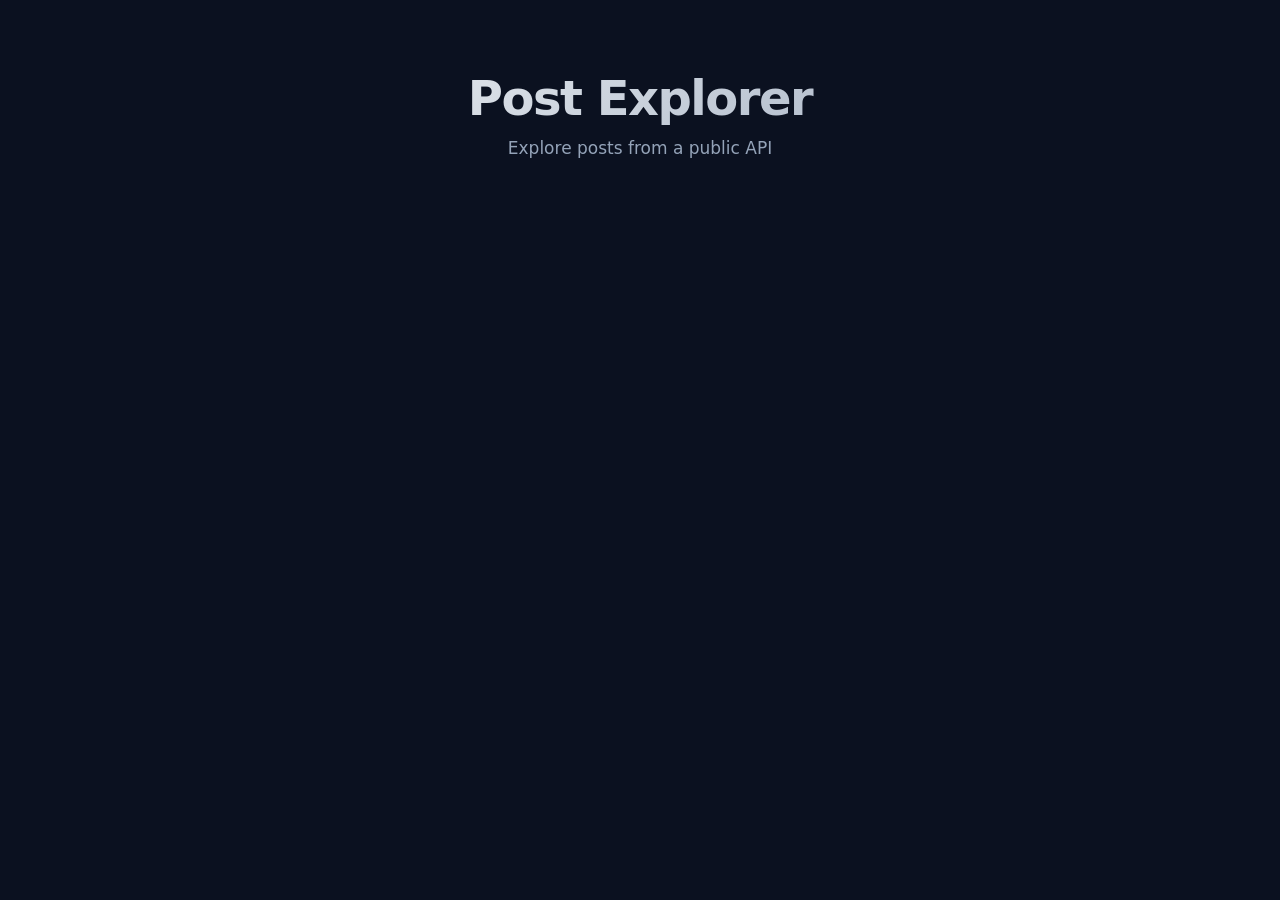
<file: API-handling/index.html>
<!DOCTYPE html>
<html lang="en">
<head>
    <meta charset="UTF-8">
    <meta name="viewport" content="width=device-width, initial-scale=1.0">

    <title>Post Explorer</title>

    <link rel="stylesheet" href="style.css">
</head>

<body>

    <main class="container">

        <header class="header">
            <h1>Post Explorer</h1>
            <p>Explore posts from a public API</p>
        </header>

        <section id="posts-container" class="posts-container">
            <!-- Posts will be inserted here later -->
        </section>

    </main>

    <script src="script2.js"></script>
</body>
</html>
</file>
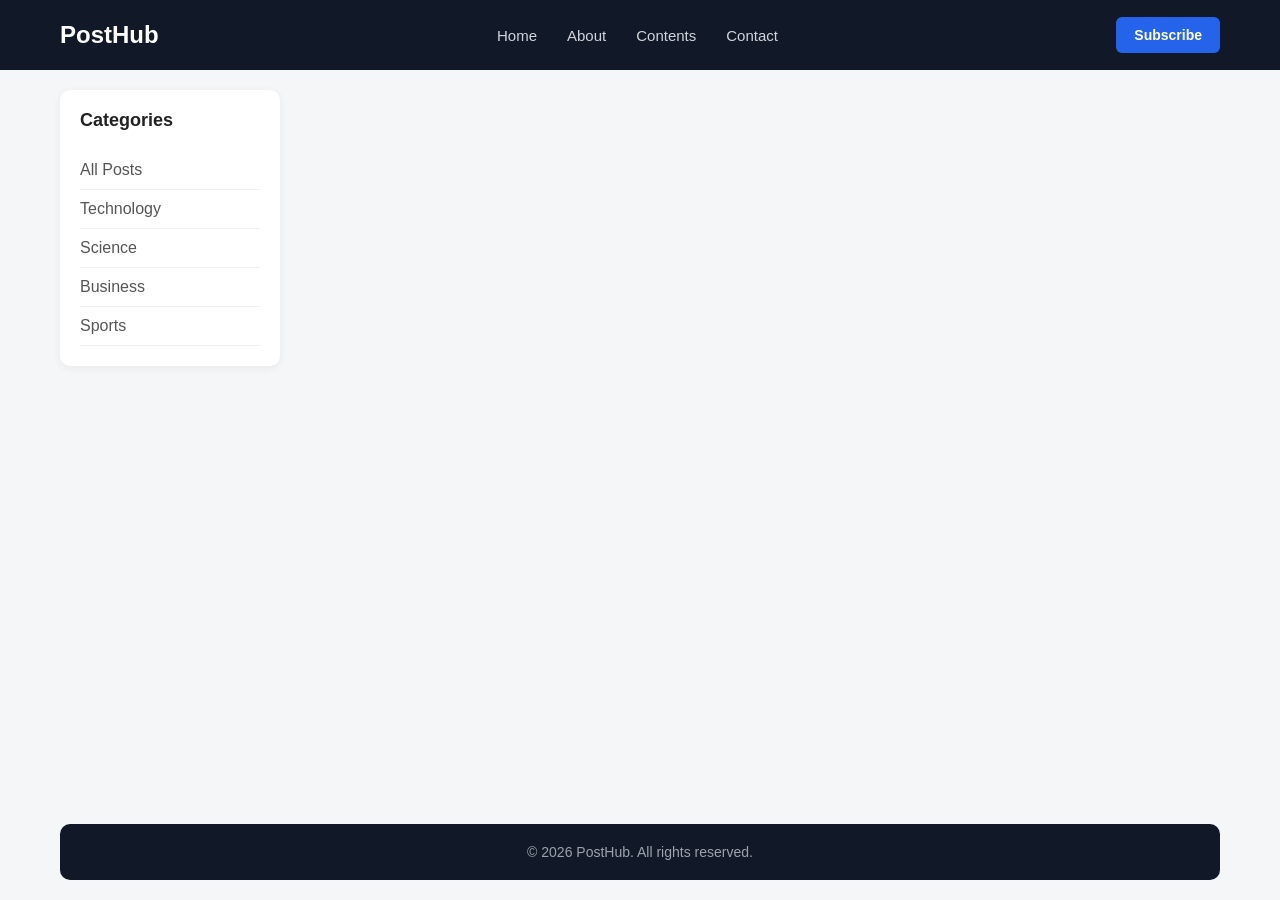
<file: API-handling3/index.html>
<!DOCTYPE html>
<html lang="en">

<head>
    <meta charset="UTF-8">
    <meta name="viewport" content="width=device-width, initial-scale=1.0">

    <title>Post Dashboard</title>

    <link rel="stylesheet" href="style.css">
</head>

<body>

    <!-- =========================
         HEADER
    ========================== -->

    <header class="header">

        <div class="header-container">

            <div class="logo">
                PostHub
            </div>

            <nav class="navbar">
                <a href="#">Home</a>
                <a href="#">About</a>
                <a href="#">Contents</a>
                <a href="#">Contact</a>
            </nav>

            <button class="subscribe">
                Subscribe
            </button>

        </div>

    </header>


    <!-- =========================
         MAIN
    ========================== -->

    <main class="main">

        <!-- Sidebar -->

        <aside class="aside">

            <h2>Categories</h2>

            <a href="#">All Posts</a>
            <a href="#">Technology</a>
            <a href="#">Science</a>
            <a href="#">Business</a>
            <a href="#">Sports</a>

        </aside>


        <!-- API-generated posts -->

        <section class="section">

            <!--
                JavaScript will generate
                post cards here.
            -->

        </section>


        <!-- Footer -->

        <footer class="footer">

            <p>
                © 2026 PostHub. All rights reserved.
            </p>

        </footer>

    </main>

    <script src="script2.js"></script>

</body>

</html>
</file>
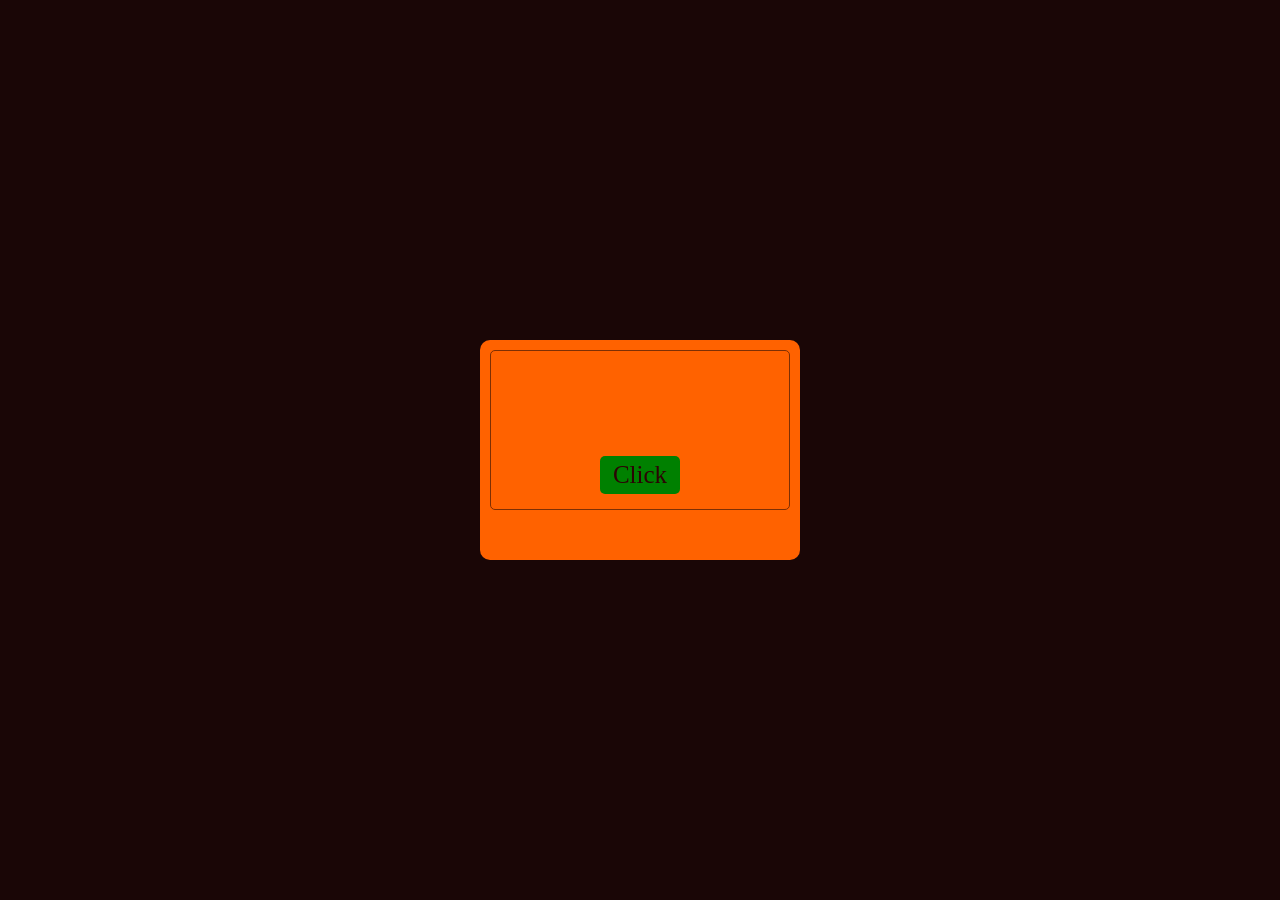
<file: async/index.html>
<!DOCTYPE html>
<html lang="en">
<head>
    <meta charset="UTF-8">
    <meta name="viewport" content="width=device-width, initial-scale=1.0">
    <title>Document</title>
    <link rel="stylesheet" href="style.css">
</head>
<body>
    <div class="screen">
        <div class="card">
            <div class="contents">
                <div class="text"></div>
                <div class="button">Click</div>
            </div>
        </div>
    </div>
</body>

<script src="./script.js"></script>
</html>
</file>
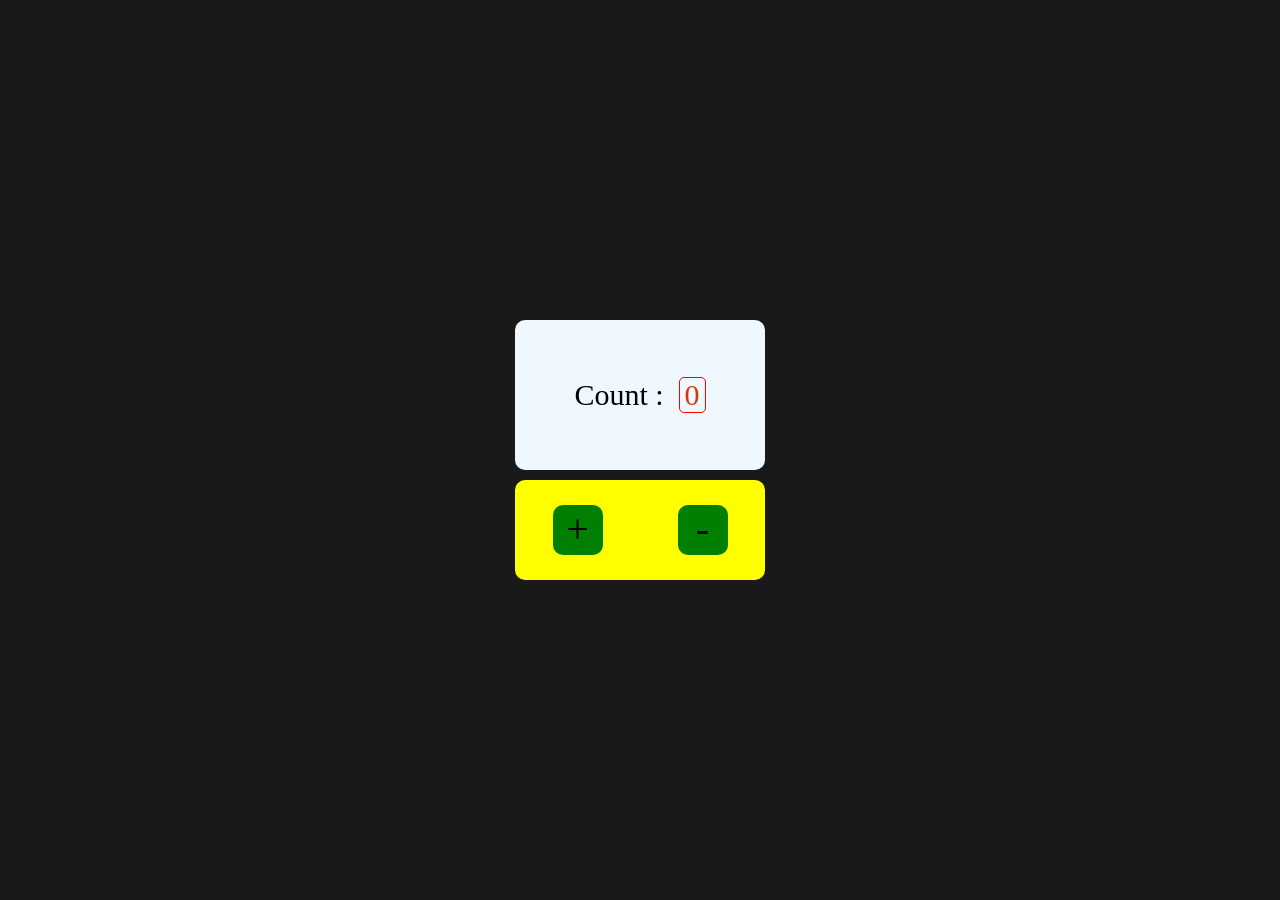
<file: DOM/index.html>
<!DOCTYPE html>
<html lang="en">
<head>
    <meta charset="UTF-8">
    <meta name="viewport" content="width=device-width, initial-scale=1.0">
    <title>Document</title>
    <link rel="stylesheet" href="style.css">
</head>
<body>
    <div class="mainDiv">
        <div class="card">
            <div class="output">
                <div>Count : </div>
                <div class="countValue">0</div>
            </div>

            <div class="controls">
                <div class="inc">+</div>
                <div class="dec">-</div>
            </div>

        </div>
    </div>

    <script src="./script.js"></script>
</body>
</html>
</file>
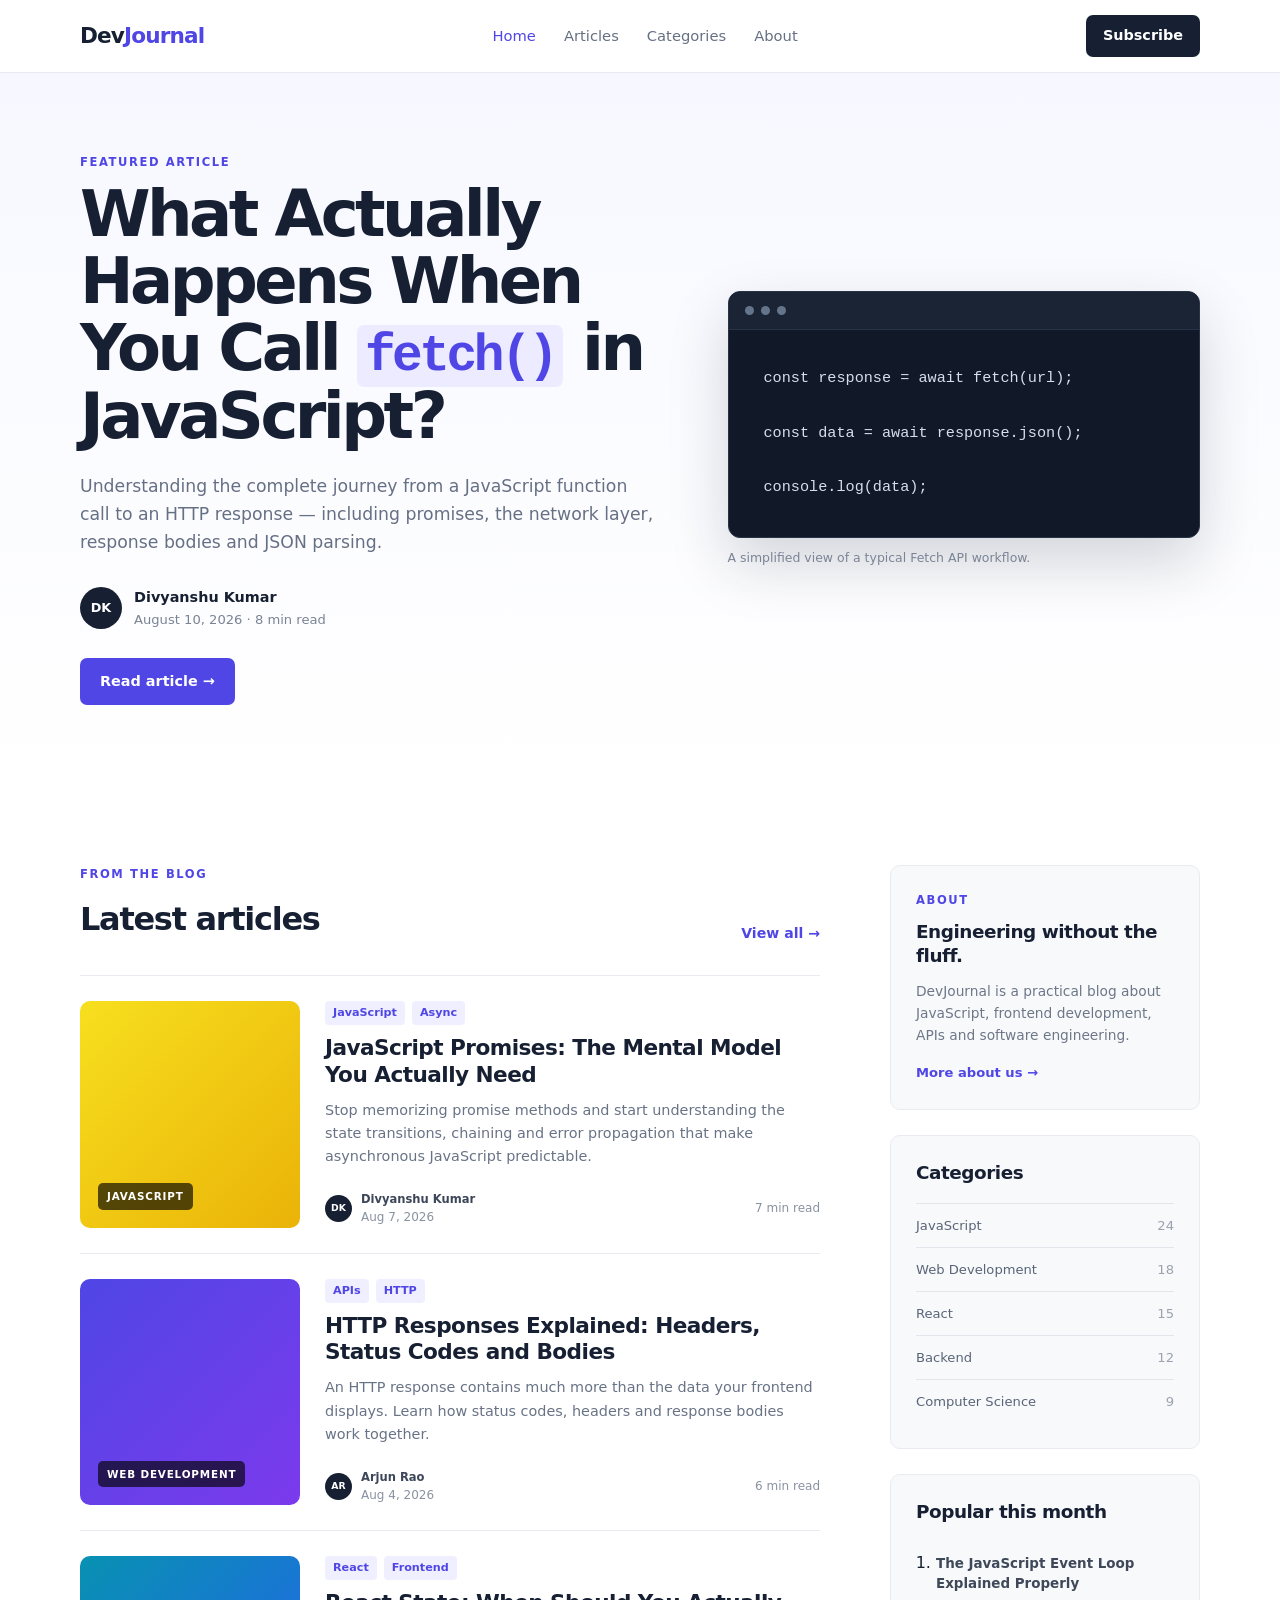
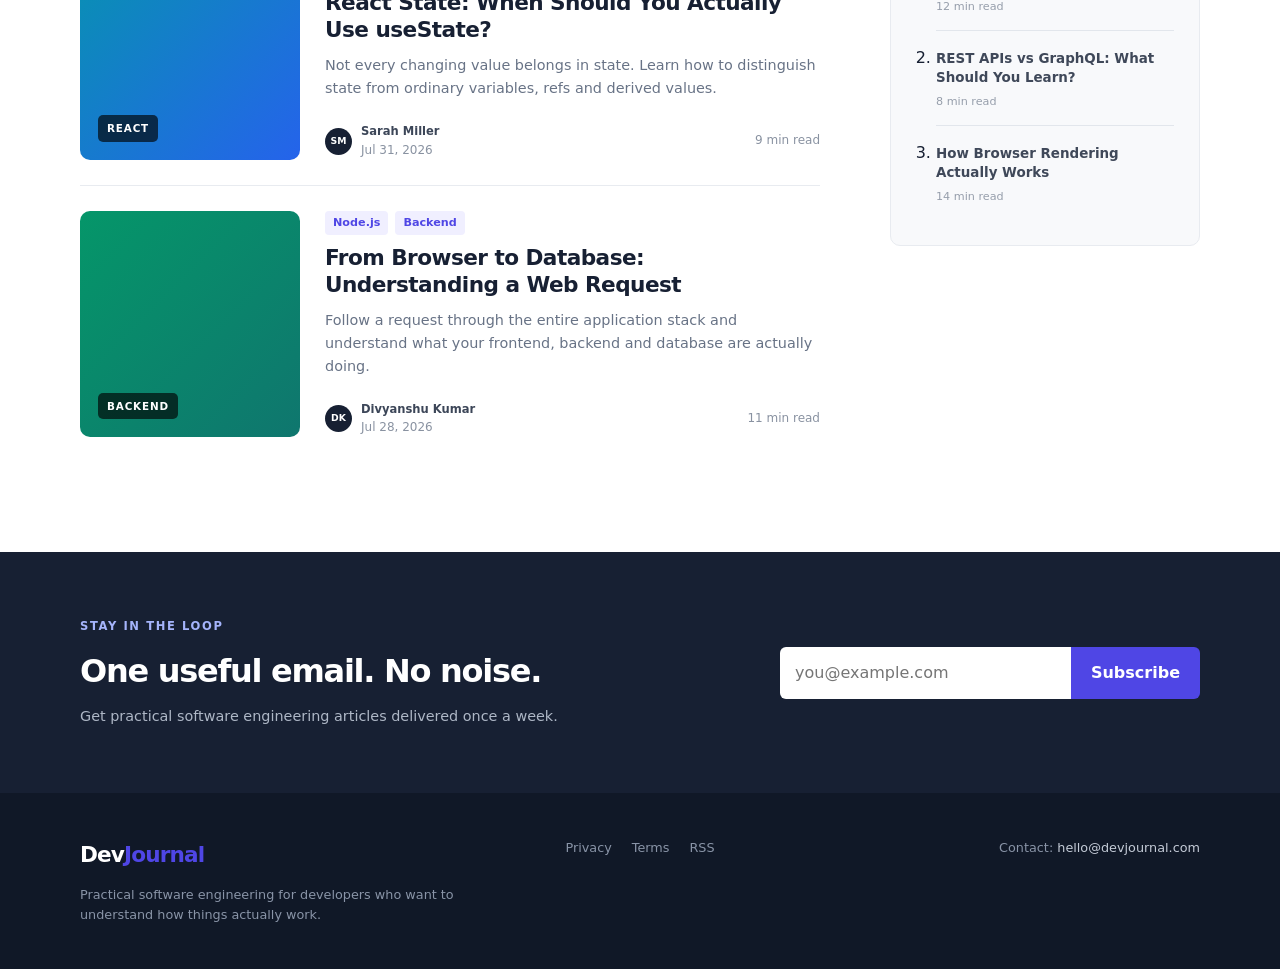
<file: semantic-HTML-tags/index.html>
<!DOCTYPE html>
<html lang="en">

<head>
    <meta charset="UTF-8">
    <meta name="viewport" content="width=device-width, initial-scale=1.0">

    <meta
        name="description"
        content="Practical articles about JavaScript, web development, APIs, React and software engineering."
    >

    <title>DevJournal — Practical Web Development</title>

    <link rel="stylesheet" href="style.css">
</head>


<body>

    <!-- =========================
         SITE HEADER
    ========================== -->

    <header class="site-header">

        <div class="container header-inner">

            <a href="/" class="logo">
                Dev<span>Journal</span>
            </a>


            <nav class="main-nav" aria-label="Main navigation">

                <a href="/" class="active">Home</a>
                <a href="#articles">Articles</a>
                <a href="#categories">Categories</a>
                <a href="#about">About</a>

            </nav>


            <a href="#newsletter" class="subscribe-button">
                Subscribe
            </a>

        </div>

    </header>



    <!-- =========================
         MAIN PAGE CONTENT
    ========================== -->

    <main>


        <!-- =========================
             HERO / FEATURED ARTICLE
        ========================== -->

        <section class="hero">

            <div class="container hero-grid">

                <div class="hero-content">

                    <p class="eyebrow">
                        FEATURED ARTICLE
                    </p>

                    <h1>
                        What Actually Happens When You Call
                        <code>fetch()</code> in JavaScript?
                    </h1>

                    <p class="hero-description">
                        Understanding the complete journey from a JavaScript
                        function call to an HTTP response — including promises,
                        the network layer, response bodies and JSON parsing.
                    </p>


                    <div class="article-meta">

                        <div class="author">

                            <div class="author-avatar">
                                DK
                            </div>

                            <div>
                                <strong>Divyanshu Kumar</strong>

                                <p>
                                    <time datetime="2026-08-10">
                                        August 10, 2026
                                    </time>
                                    · 8 min read
                                </p>
                            </div>

                        </div>

                    </div>


                    <a href="#" class="read-button">
                        Read article →
                    </a>

                </div>


                <figure class="hero-image">

                    <div class="code-window">

                        <div class="window-header">
                            <span></span>
                            <span></span>
                            <span></span>
                        </div>

                        <pre><code>const response = await fetch(url);

const data = await response.json();

console.log(data);</code></pre>

                    </div>

                    <figcaption>
                        A simplified view of a typical Fetch API workflow.
                    </figcaption>

                </figure>

            </div>

        </section>



        <!-- =========================
             CONTENT AREA
        ========================== -->

        <div class="container content-layout">


            <!-- =========================
                 PRIMARY CONTENT
            ========================== -->

            <div class="primary-content">


                <section id="articles" class="articles-section">

                    <div class="section-heading">

                        <div>
                            <p class="eyebrow">
                                FROM THE BLOG
                            </p>

                            <h2>
                                Latest articles
                            </h2>
                        </div>

                        <a href="#">
                            View all →
                        </a>

                    </div>



                    <!-- ARTICLE 1 -->

                    <article class="article-card">

                        <figure class="article-image javascript-image">

                            <span>JAVASCRIPT</span>

                        </figure>


                        <div class="article-card-content">

                            <div class="article-tags">

                                <span>JavaScript</span>
                                <span>Async</span>

                            </div>


                            <h3>
                                <a href="#">
                                    JavaScript Promises: The Mental Model
                                    You Actually Need
                                </a>
                            </h3>


                            <p>
                                Stop memorizing promise methods and start
                                understanding the state transitions, chaining
                                and error propagation that make asynchronous
                                JavaScript predictable.
                            </p>


                            <footer class="card-footer">

                                <div class="small-author">

                                    <div class="small-avatar">
                                        DK
                                    </div>

                                    <div>
                                        <strong>Divyanshu Kumar</strong>

                                        <time datetime="2026-08-07">
                                            Aug 7, 2026
                                        </time>
                                    </div>

                                </div>

                                <span>7 min read</span>

                            </footer>

                        </div>

                    </article>



                    <!-- ARTICLE 2 -->

                    <article class="article-card">

                        <figure class="article-image api-image">

                            <span>WEB DEVELOPMENT</span>

                        </figure>


                        <div class="article-card-content">

                            <div class="article-tags">

                                <span>APIs</span>
                                <span>HTTP</span>

                            </div>


                            <h3>
                                <a href="#">
                                    HTTP Responses Explained: Headers,
                                    Status Codes and Bodies
                                </a>
                            </h3>


                            <p>
                                An HTTP response contains much more than the
                                data your frontend displays. Learn how status
                                codes, headers and response bodies work together.
                            </p>


                            <footer class="card-footer">

                                <div class="small-author">

                                    <div class="small-avatar">
                                        AR
                                    </div>

                                    <div>
                                        <strong>Arjun Rao</strong>

                                        <time datetime="2026-08-04">
                                            Aug 4, 2026
                                        </time>
                                    </div>

                                </div>

                                <span>6 min read</span>

                            </footer>

                        </div>

                    </article>



                    <!-- ARTICLE 3 -->

                    <article class="article-card">

                        <figure class="article-image react-image">

                            <span>REACT</span>

                        </figure>


                        <div class="article-card-content">

                            <div class="article-tags">

                                <span>React</span>
                                <span>Frontend</span>

                            </div>


                            <h3>
                                <a href="#">
                                    React State: When Should You Actually
                                    Use useState?
                                </a>
                            </h3>


                            <p>
                                Not every changing value belongs in state.
                                Learn how to distinguish state from ordinary
                                variables, refs and derived values.
                            </p>


                            <footer class="card-footer">

                                <div class="small-author">

                                    <div class="small-avatar">
                                        SM
                                    </div>

                                    <div>
                                        <strong>Sarah Miller</strong>

                                        <time datetime="2026-07-31">
                                            Jul 31, 2026
                                        </time>
                                    </div>

                                </div>

                                <span>9 min read</span>

                            </footer>

                        </div>

                    </article>



                    <!-- ARTICLE 4 -->

                    <article class="article-card">

                        <figure class="article-image backend-image">

                            <span>BACKEND</span>

                        </figure>


                        <div class="article-card-content">

                            <div class="article-tags">

                                <span>Node.js</span>
                                <span>Backend</span>

                            </div>


                            <h3>
                                <a href="#">
                                    From Browser to Database:
                                    Understanding a Web Request
                                </a>
                            </h3>


                            <p>
                                Follow a request through the entire application
                                stack and understand what your frontend,
                                backend and database are actually doing.
                            </p>


                            <footer class="card-footer">

                                <div class="small-author">

                                    <div class="small-avatar">
                                        DK
                                    </div>

                                    <div>
                                        <strong>Divyanshu Kumar</strong>

                                        <time datetime="2026-07-28">
                                            Jul 28, 2026
                                        </time>
                                    </div>

                                </div>

                                <span>11 min read</span>

                            </footer>

                        </div>

                    </article>

                </section>


            </div>



            <!-- =========================
                 SIDEBAR
            ========================== -->

            <aside class="sidebar">


                <!-- ABOUT -->

                <section class="sidebar-card">

                    <p class="eyebrow">
                        ABOUT
                    </p>

                    <h2>
                        Engineering without the fluff.
                    </h2>

                    <p>
                        DevJournal is a practical blog about JavaScript,
                        frontend development, APIs and software engineering.
                    </p>

                    <a href="#about" class="text-link">
                        More about us →
                    </a>

                </section>



                <!-- CATEGORIES -->

                <section id="categories" class="sidebar-card">

                    <h2>
                        Categories
                    </h2>

                    <ul class="category-list">

                        <li>
                            <a href="#">
                                <span>JavaScript</span>
                                <span>24</span>
                            </a>
                        </li>

                        <li>
                            <a href="#">
                                <span>Web Development</span>
                                <span>18</span>
                            </a>
                        </li>

                        <li>
                            <a href="#">
                                <span>React</span>
                                <span>15</span>
                            </a>
                        </li>

                        <li>
                            <a href="#">
                                <span>Backend</span>
                                <span>12</span>
                            </a>
                        </li>

                        <li>
                            <a href="#">
                                <span>Computer Science</span>
                                <span>9</span>
                            </a>
                        </li>

                    </ul>

                </section>



                <!-- POPULAR POSTS -->

                <section class="sidebar-card">

                    <h2>
                        Popular this month
                    </h2>


                    <ol class="popular-list">

                        <li>

                            <a href="#">
                                <strong>
                                    The JavaScript Event Loop
                                    Explained Properly
                                </strong>

                                <span>
                                    12 min read
                                </span>
                            </a>

                        </li>


                        <li>

                            <a href="#">
                                <strong>
                                    REST APIs vs GraphQL:
                                    What Should You Learn?
                                </strong>

                                <span>
                                    8 min read
                                </span>
                            </a>

                        </li>


                        <li>

                            <a href="#">
                                <strong>
                                    How Browser Rendering
                                    Actually Works
                                </strong>

                                <span>
                                    14 min read
                                </span>
                            </a>

                        </li>

                    </ol>

                </section>

            </aside>

        </div>



        <!-- =========================
             NEWSLETTER
        ========================== -->

        <section id="newsletter" class="newsletter">

            <div class="container newsletter-inner">

                <div>

                    <p class="eyebrow">
                        STAY IN THE LOOP
                    </p>

                    <h2>
                        One useful email. No noise.
                    </h2>

                    <p>
                        Get practical software engineering articles
                        delivered once a week.
                    </p>

                </div>


                <form class="newsletter-form">

                    <label for="email" class="visually-hidden">
                        Email address
                    </label>

                    <input
                        type="email"
                        id="email"
                        name="email"
                        placeholder="you@example.com"
                        required
                    >

                    <button type="submit">
                        Subscribe
                    </button>

                </form>

            </div>

        </section>

    </main>



    <!-- =========================
         SITE FOOTER
    ========================== -->

    <footer class="site-footer">

        <div class="container footer-inner">

            <div>

                <a href="/" class="logo">
                    Dev<span>Journal</span>
                </a>

                <p>
                    Practical software engineering for developers
                    who want to understand how things actually work.
                </p>

            </div>


            <nav aria-label="Footer navigation">

                <a href="#">Privacy</a>
                <a href="#">Terms</a>
                <a href="#">RSS</a>

            </nav>


            <address>
                Contact:
                <a href="mailto:hello@devjournal.com">
                    hello@devjournal.com
                </a>
            </address>

        </div>

    </footer>

</body>

</html>
</file>
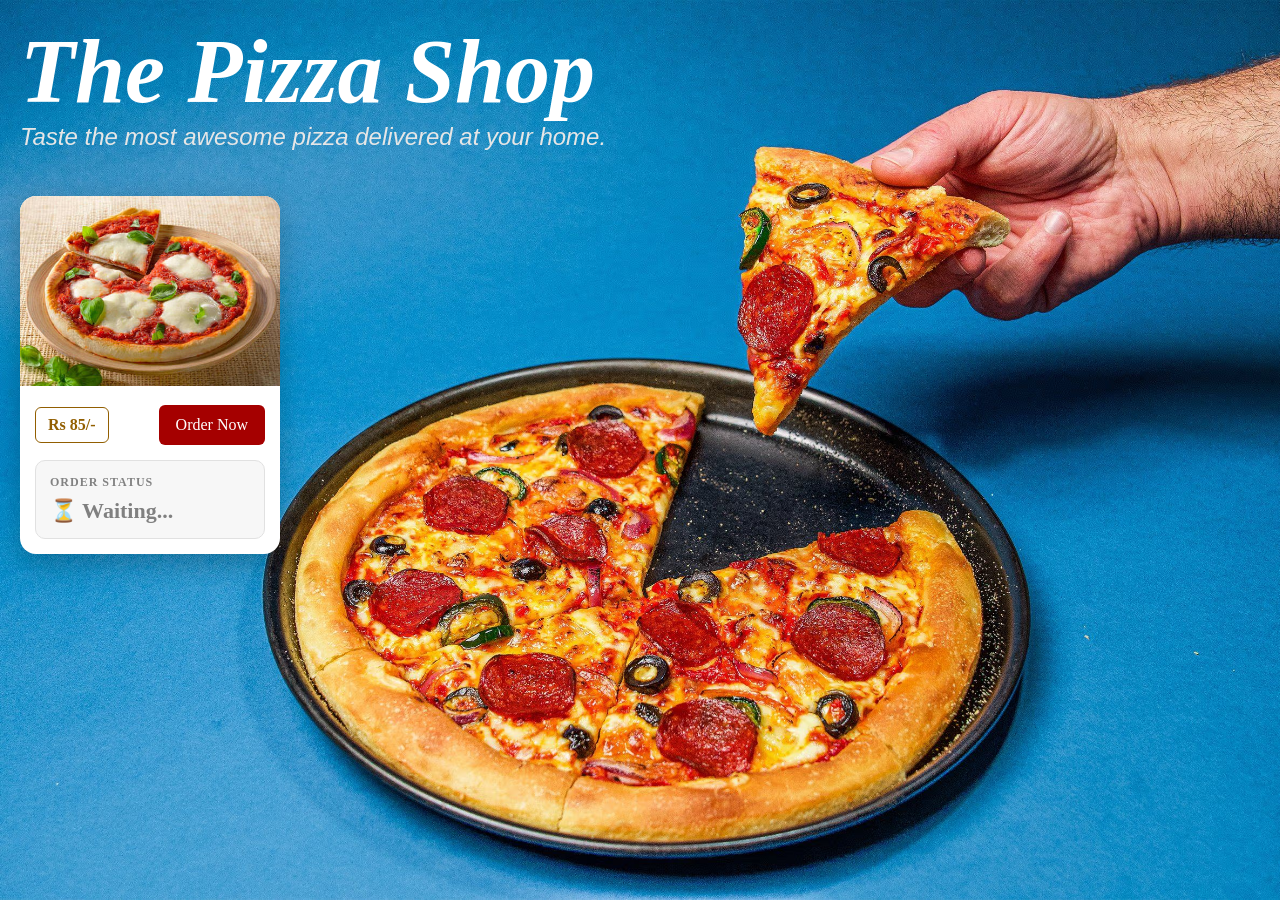
<file: pizzaShop/pizza.html>
<!DOCTYPE html>
<html lang="en">
<head>
    <meta charset="UTF-8">
    <meta name="viewport" content="width=device-width, initial-scale=1.0">
    <title>Pizza Shop</title>
    <link rel="stylesheet" href="pizza.css">
</head>
<body>

    <div class="screen">

        <div class="heading">The Pizza Shop</div>

        <div class="tagline">
            Taste the most awesome pizza delivered at your home.
        </div>

        <div class="card">

            <img class="img2" src="./pizza3.jpg" alt="pizza-image">

            <div class="cta">
                <div class="price">Rs 85/-</div>
                <div class="orderNow">Order Now</div>
            </div>

            <div class="status">

                <div class="statusLabel">
                    Order Status
                </div>

                <div class="statusValue">
                    ⏳ Waiting...
                </div>

            </div> 

        </div>

    </div>

    <script src="./pizza.js"></script>

</body>
</html>
</file>
<file: API-handling/style.css>
* {
    box-sizing: border-box;
    margin: 0;
    padding: 0;
}

body {
    font-family: Inter, system-ui, -apple-system, BlinkMacSystemFont, "Segoe UI", sans-serif;
    background: #0b1120;
    color: #e5e7eb;
    min-height: 100vh;
}


/* Main container */

.container {
    width: 90%;
    max-width: 1150px;
    margin: 0 auto;
    padding: 70px 0;
}


/* Header */

.header {
    text-align: center;
    margin-bottom: 55px;
}

.header h1 {
    font-size: 48px;
    font-weight: 750;
    letter-spacing: -1.5px;

    background: linear-gradient(
        135deg,
        #ffffff,
        #94a3b8
    );

    -webkit-background-clip: text;
    -webkit-text-fill-color: transparent;
}

.header p {
    margin-top: 12px;
    font-size: 17px;
    color: #94a3b8;
}


/* Posts grid */

.posts-container {
    display: grid;
    grid-template-columns: repeat(2, 1fr);
    gap: 24px;
}


/* Post card */

.post-card {
    position: relative;

    padding: 28px;

    background: rgba(17, 24, 39, 0.85);

    border: 1px solid rgba(148, 163, 184, 0.12);

    border-radius: 18px;

    box-shadow:
        0 10px 30px rgba(0, 0, 0, 0.25),
        inset 0 1px 0 rgba(255, 255, 255, 0.03);

    transition:
        transform 0.25s ease,
        border-color 0.25s ease,
        box-shadow 0.25s ease;
}


/* Card hover */

.post-card:hover {
    transform: translateY(-5px);

    border-color: rgba(96, 165, 250, 0.35);

    box-shadow:
        0 18px 40px rgba(0, 0, 0, 0.35),
        0 0 25px rgba(59, 130, 246, 0.08);
}


/* Post ID */

.post-id {
    display: inline-block;

    margin-bottom: 16px;

    padding: 5px 10px;

    border-radius: 999px;

    background: rgba(59, 130, 246, 0.12);

    color: #60a5fa;

    font-size: 13px;
    font-weight: 600;
}


/* Post title */

.post-title {
    margin-bottom: 14px;

    color: #f8fafc;

    font-size: 22px;
    line-height: 1.35;

    text-transform: capitalize;
}


/* Post body */

.post-body {
    color: #94a3b8;

    font-size: 15px;

    line-height: 1.7;
}


/* Mobile */

@media (max-width: 700px) {

    .container {
        padding: 45px 0;
    }

    .header h1 {
        font-size: 38px;
    }

    .posts-container {
        grid-template-columns: 1fr;
    }

}
</file>
<file: API-handling3/style.css>
/* =========================
   RESET
========================= */

* {
    margin: 0;
    padding: 0;
    box-sizing: border-box;
}


/* =========================
   BODY
========================= */

body {
    font-family: Arial, Helvetica, sans-serif;

    background: #f4f6f8;

    color: #222;
}


/* =========================
   HEADER
========================= */

.header {
    height: 70px;

    background: #111827;

    color: white;
}


.header-container {
    max-width: 1200px;

    height: 100%;

    margin: auto;

    padding: 0 20px;

    display: flex;
    align-items: center;
    justify-content: space-between;
}


/* =========================
   LOGO
========================= */

.logo {
    font-size: 24px;

    font-weight: 700;
}


/* =========================
   NAVBAR
========================= */

.navbar {
    display: flex;

    gap: 30px;
}


.navbar a {
    color: #d1d5db;

    text-decoration: none;

    font-size: 15px;

    transition: color 0.2s ease;
}


.navbar a:hover {
    color: white;
}


/* =========================
   SUBSCRIBE BUTTON
========================= */

.subscribe {
    border: none;

    background: #2563eb;

    color: white;

    padding: 10px 18px;

    border-radius: 6px;

    font-size: 14px;

    font-weight: 600;

    cursor: pointer;

    transition: background 0.2s ease;
}


.subscribe:hover {
    background: #1d4ed8;
}


/* =========================
   MAIN LAYOUT
========================= */

.main {
    max-width: 1200px;

    min-height: calc(100vh - 70px);

    margin: auto;

    padding: 20px;

    display: grid;

    grid-template-columns: 220px 1fr;

    grid-template-rows: 1fr auto;

    gap: 20px;
}


/* =========================
   SIDEBAR
========================= */

.aside {
    height: fit-content;

    background: white;

    padding: 20px;

    border-radius: 10px;

    box-shadow: 0 2px 8px rgba(0, 0, 0, 0.06);
}


.aside h2 {
    font-size: 18px;

    margin-bottom: 20px;
}


.aside a {
    display: block;

    padding: 10px 0;

    border-bottom: 1px solid #eee;

    color: #555;

    text-decoration: none;

    transition: color 0.2s ease;
}


.aside a:hover {
    color: #2563eb;
}


/* =========================
   POSTS SECTION
========================= */

.section {
    display: grid;

    grid-template-columns: repeat(2, 1fr);

    gap: 20px;

    align-content: start;
}


/* =========================
   POST CARD
========================= */

.post-card {
    background: white;

    padding: 24px;

    border-radius: 12px;

    border: 1px solid #e5e7eb;

    transition:
        transform 0.2s ease,
        box-shadow 0.2s ease;
}


.post-card:hover {
    transform: translateY(-4px);

    box-shadow: 0 8px 20px rgba(0, 0, 0, 0.08);
}


/* =========================
   POST META
========================= */

.post-meta {
    display: flex;

    justify-content: space-between;

    align-items: center;

    margin-bottom: 16px;

    font-size: 13px;

    color: #6b7280;
}


.post-id {
    font-weight: 600;

    color: #2563eb;
}


.user-id {
    color: #6b7280;
}


/* =========================
   POST TITLE
========================= */

.post-card h2 {
    font-size: 21px;

    line-height: 1.35;

    margin-bottom: 14px;

    color: #111827;
}


/* =========================
   POST BODY
========================= */

.post-card p {
    font-size: 15px;

    line-height: 1.7;

    color: #4b5563;

    /*
        Preserve the line breaks
        contained in the API response.
    */

    white-space: pre-line;
}


/* =========================
   FOOTER
========================= */

.footer {
    grid-column: 1 / -1;

    background: #111827;

    color: #9ca3af;

    padding: 20px;

    text-align: center;

    border-radius: 10px;
}


.footer p {
    font-size: 14px;
}


/* =========================
   RESPONSIVE
========================= */

@media (max-width: 768px) {

    /* Header */

    .header {
        height: auto;
    }


    .header-container {
        flex-direction: column;

        gap: 20px;

        padding: 20px;
    }


    .navbar {
        gap: 15px;

        flex-wrap: wrap;

        justify-content: center;
    }


    /* Main */

    .main {
        grid-template-columns: 1fr;
    }


    /* Sidebar */

    .aside {
        width: 100%;
    }


    /* Posts */

    .section {
        grid-template-columns: 1fr;
    }


    /* Footer */

    .footer {
        grid-column: auto;
    }
}
</file>
<file: async/style.css>
body{
    margin :0;
    width: 100vw;
    height: 100vh;
}

.screen{
    margin : 0;
    width: 100%;
    height: 100%;

    background-color: rgb(26, 6, 6);
    display: flex;
    justify-content: center;
    align-items: center;
}

.card{
    width: 300px;
    height: 200px;
    padding: 10px;

    background-color: rgb(255, 98, 0);
    border-radius: 10px;
}

.contents{
    border: 1.5px solid rgb(125, 47, 4);
    border-radius: 5px;
    width:full;
    height: full;
    padding: 15px;
    display: flex;
    flex-direction: column;
    justify-content: space-between;
    align-items: center;
}

.text{
    width: 150px;
    height : 50px;
    /* border : 1.5px solid rgb(161, 44, 44); */
    /* border-radius: 5px; */
    margin-bottom: 30px;
    font-size: 30px;
    color: rgb(212, 210, 210);
    text-align: center;
    /* justify-content: center; */
    padding-top: 10px;
}

.button{
    border-radius : 5px;
    background-color: green;
    max-height : 40px;
    text-align: center;
    width: 70px;
    font-size: 25px;
    padding: 5px 5px 5px 5px;
    color: rgb(43, 4, 4);
    cursor: pointer;
}

.button:hover{
    background-color: rgb(1, 82, 1);
    color: rgb(46, 10, 10);;
}
</file>
<file: DOM/style.css>
body{
    margin:0;
    min-height: 100vh;
}

.mainDiv{
    margin: 0;
    min-height: 100vh;
    background-color: rgb(25, 25, 25);
    display: flex;
    justify-content: center;
    align-items: center;
}

.output{
    background-color: aliceblue;
    width : 250px;
    height : 150px;
    border-radius: 10px;
    display: flex;
    justify-content: center;
    align-items: center;
    font-size: 30px;
}

.countValue{
    /* min-width: 20px; */
    color: rgb(219, 54, 3);
    margin-left: 15px;
    padding-left: 5px;
    padding-right: 5px;
    border : 1px solid red;
    border-radius : 5px;
    padding-left: 5px;
}

.controls{
    margin-top: 10px;;
    background-color: yellow;
    color: black;
    width:250px;
    height:100px;
    border-radius: 10px;
    display:flex;
    justify-content:space-around;
    align-items:center;
}

.inc, .dec{
    background-color: green;
    width : 50px;
    height : 50px;
    text-align: center;
    border-radius: 10px;
    font-size:40px;
    cursor:pointer;
}
</file>
<file: semantic-HTML-tags/style.css>
/* =========================================
   RESET
========================================= */

* {
    margin: 0;
    padding: 0;
    box-sizing: border-box;
}


html {
    scroll-behavior: smooth;
}


body {
    font-family:
        Inter,
        system-ui,
        -apple-system,
        BlinkMacSystemFont,
        "Segoe UI",
        sans-serif;

    color: #172033;
    background: #ffffff;
    line-height: 1.6;
}


img {
    max-width: 100%;
    display: block;
}


a {
    color: inherit;
    text-decoration: none;
}


button,
input {
    font: inherit;
}


.container {
    width: min(1120px, calc(100% - 40px));
    margin: 0 auto;
}



/* =========================================
   HEADER
========================================= */

.site-header {
    border-bottom: 1px solid #e8ebf0;
    background: #ffffff;
}


.header-inner {
    min-height: 72px;

    display: flex;
    align-items: center;
    justify-content: space-between;

    gap: 30px;
}


.logo {
    font-size: 1.35rem;
    font-weight: 800;
    letter-spacing: -0.04em;
}


.logo span {
    color: #4f46e5;
}


.main-nav {
    display: flex;
    align-items: center;
    gap: 28px;

    color: #657083;
    font-size: 0.92rem;
    font-weight: 500;
}


.main-nav a {
    transition: color 0.2s ease;
}


.main-nav a:hover,
.main-nav a.active {
    color: #4f46e5;
}


.subscribe-button {
    padding: 9px 17px;

    color: #ffffff;
    background: #172033;

    border-radius: 7px;

    font-size: 0.9rem;
    font-weight: 600;

    transition:
        background 0.2s ease,
        transform 0.2s ease;
}


.subscribe-button:hover {
    background: #4f46e5;
    transform: translateY(-1px);
}



/* =========================================
   HERO
========================================= */

.hero {
    padding: 80px 0;

    background:
        linear-gradient(
            180deg,
            #f7f8ff 0%,
            #ffffff 100%
        );
}


.hero-grid {
    display: grid;

    grid-template-columns:
        minmax(0, 1.1fr)
        minmax(400px, 0.9fr);

    gap: 70px;

    align-items: center;
}


.eyebrow {
    margin-bottom: 10px;

    color: #4f46e5;

    font-size: 0.72rem;
    font-weight: 800;
    letter-spacing: 0.14em;
}


.hero h1 {
    max-width: 700px;

    font-size: clamp(2.5rem, 5vw, 4.2rem);

    line-height: 1.04;

    letter-spacing: -0.055em;
}


.hero h1 code {
    padding: 2px 8px;

    color: #4f46e5;
    background: #ecebff;

    border-radius: 7px;

    font-size: 0.8em;
}


.hero-description {
    max-width: 620px;

    margin-top: 24px;

    color: #667085;

    font-size: 1.08rem;
}


.article-meta {
    margin-top: 30px;
}


.author {
    display: flex;
    align-items: center;
    gap: 12px;
}


.author-avatar,
.small-avatar {
    display: grid;
    place-items: center;

    flex-shrink: 0;

    color: #ffffff;
    background: #172033;

    border-radius: 50%;

    font-weight: 700;
}


.author-avatar {
    width: 42px;
    height: 42px;

    font-size: 0.8rem;
}


.author strong {
    display: block;

    font-size: 0.9rem;
}


.author p {
    color: #7a8495;
    font-size: 0.82rem;
}


.read-button {
    display: inline-block;

    margin-top: 28px;

    padding: 12px 20px;

    color: #ffffff;
    background: #4f46e5;

    border-radius: 7px;

    font-size: 0.9rem;
    font-weight: 600;

    transition:
        background 0.2s ease,
        transform 0.2s ease;
}


.read-button:hover {
    background: #4338ca;
    transform: translateY(-2px);
}



/* =========================================
   CODE WINDOW
========================================= */

.hero-image {
    margin: 0;
}


.code-window {
    overflow: hidden;

    background: #111827;

    border: 1px solid #293347;
    border-radius: 12px;

    box-shadow:
        0 25px 60px rgba(23, 32, 51, 0.18);
}


.window-header {
    display: flex;
    gap: 7px;

    padding: 14px 16px;

    background: #1b2434;

    border-bottom: 1px solid #293347;
}


.window-header span {
    width: 9px;
    height: 9px;

    border-radius: 50%;

    background: #64748b;
}


.code-window pre {
    padding: 35px;

    overflow-x: auto;
}


.code-window code {
    color: #d7deeb;

    font-family:
        "SFMono-Regular",
        Consolas,
        "Liberation Mono",
        monospace;

    font-size: 0.95rem;
    line-height: 1.8;
}


.hero-image figcaption {
    margin-top: 10px;

    color: #7a8495;

    font-size: 0.78rem;
}



/* =========================================
   CONTENT LAYOUT
========================================= */

.content-layout {
    display: grid;

    grid-template-columns:
        minmax(0, 1fr)
        310px;

    gap: 70px;

    padding-top: 80px;
    padding-bottom: 90px;
}



/* =========================================
   SECTION HEADING
========================================= */

.section-heading {
    display: flex;
    align-items: end;
    justify-content: space-between;

    margin-bottom: 30px;
}


.section-heading h2 {
    font-size: 2rem;

    letter-spacing: -0.04em;
}


.section-heading > a {
    color: #4f46e5;

    font-size: 0.88rem;
    font-weight: 600;
}



/* =========================================
   ARTICLE CARDS
========================================= */

.articles-section {
    scroll-margin-top: 100px;
}


.article-card {
    display: grid;

    grid-template-columns: 220px 1fr;

    gap: 25px;

    padding: 25px 0;

    border-top: 1px solid #e8ebf0;
}


.article-image {
    min-height: 175px;

    display: flex;
    align-items: end;

    padding: 18px;

    border-radius: 10px;

    overflow: hidden;
}


.article-image span {
    padding: 5px 9px;

    color: #ffffff;
    background: rgba(0, 0, 0, 0.65);

    border-radius: 5px;

    font-size: 0.65rem;
    font-weight: 800;
    letter-spacing: 0.08em;
}


.javascript-image {
    background:
        linear-gradient(
            135deg,
            #f7df1e,
            #eab308
        );
}


.api-image {
    background:
        linear-gradient(
            135deg,
            #4f46e5,
            #7c3aed
        );
}


.react-image {
    background:
        linear-gradient(
            135deg,
            #0891b2,
            #2563eb
        );
}


.backend-image {
    background:
        linear-gradient(
            135deg,
            #059669,
            #0f766e
        );
}


.article-tags {
    display: flex;
    gap: 7px;

    margin-bottom: 10px;
}


.article-tags span {
    padding: 3px 8px;

    color: #4f46e5;
    background: #f0efff;

    border-radius: 4px;

    font-size: 0.7rem;
    font-weight: 700;
}


.article-card h3 {
    margin-bottom: 10px;

    font-size: 1.35rem;
    line-height: 1.25;

    letter-spacing: -0.025em;
}


.article-card h3 a {
    transition: color 0.2s ease;
}


.article-card h3 a:hover {
    color: #4f46e5;
}


.article-card-content > p {
    color: #687386;

    font-size: 0.9rem;
}


.card-footer {
    display: flex;
    align-items: center;
    justify-content: space-between;

    margin-top: 22px;

    color: #8992a1;

    font-size: 0.75rem;
}


.small-author {
    display: flex;
    align-items: center;
    gap: 9px;
}


.small-avatar {
    width: 27px;
    height: 27px;

    font-size: 0.58rem;
}


.small-author strong,
.small-author time {
    display: block;
}


.small-author strong {
    color: #3c4658;

    font-size: 0.72rem;
}



/* =========================================
   SIDEBAR
========================================= */

.sidebar {
    display: flex;
    flex-direction: column;
    gap: 25px;
}


.sidebar-card {
    padding: 25px;

    background: #f8f9fb;

    border: 1px solid #e8ebf0;
    border-radius: 10px;
}


.sidebar-card h2 {
    margin-bottom: 12px;

    font-size: 1.15rem;
    line-height: 1.3;

    letter-spacing: -0.025em;
}


.sidebar-card > p:not(.eyebrow) {
    color: #6d7788;

    font-size: 0.86rem;
}


.text-link {
    display: inline-block;

    margin-top: 16px;

    color: #4f46e5;

    font-size: 0.82rem;
    font-weight: 700;
}



/* =========================================
   CATEGORIES
========================================= */

.category-list {
    list-style: none;

    margin-top: 18px;
}


.category-list li {
    border-top: 1px solid #e2e6ec;
}


.category-list a {
    display: flex;
    justify-content: space-between;

    padding: 11px 0;

    color: #596477;

    font-size: 0.82rem;

    transition: color 0.2s ease;
}


.category-list a:hover {
    color: #4f46e5;
}


.category-list span:last-child {
    color: #9aa2af;
}



/* =========================================
   POPULAR POSTS
========================================= */

.popular-list {
    padding-left: 20px;
}


.popular-list li {
    padding: 14px 0;

    border-bottom: 1px solid #e2e6ec;
}


.popular-list li:last-child {
    border-bottom: none;
}


.popular-list a {
    display: block;
}


.popular-list strong {
    display: block;

    color: #3f4859;

    font-size: 0.84rem;
    line-height: 1.45;
}


.popular-list span {
    display: block;

    margin-top: 5px;

    color: #969eab;

    font-size: 0.7rem;
}



/* =========================================
   NEWSLETTER
========================================= */

.newsletter {
    padding: 65px 0;

    background: #172033;

    color: #ffffff;
}


.newsletter-inner {
    display: flex;
    align-items: center;
    justify-content: space-between;

    gap: 50px;
}


.newsletter .eyebrow {
    color: #a5b4fc;
}


.newsletter h2 {
    font-size: 2rem;

    letter-spacing: -0.04em;
}


.newsletter p:not(.eyebrow) {
    margin-top: 8px;

    color: #aeb7c6;

    font-size: 0.9rem;
}


.newsletter-form {
    display: flex;

    min-width: 420px;
}


.newsletter-form input {
    flex: 1;

    min-width: 0;

    padding: 13px 15px;

    color: #172033;
    background: #ffffff;

    border: none;
    border-radius: 6px 0 0 6px;

    outline: none;
}


.newsletter-form button {
    padding: 13px 20px;

    color: #ffffff;
    background: #4f46e5;

    border: none;
    border-radius: 0 6px 6px 0;

    cursor: pointer;

    font-weight: 600;
}



/* =========================================
   FOOTER
========================================= */

.site-footer {
    padding: 45px 0;

    background: #101827;

    color: #ffffff;
}


.footer-inner {
    display: grid;

    grid-template-columns:
        1.5fr
        1fr
        1.5fr;

    gap: 40px;
}


.footer-inner p {
    max-width: 380px;

    margin-top: 12px;

    color: #8994a7;

    font-size: 0.8rem;
}


.footer-inner nav {
    display: flex;
    justify-content: center;
    gap: 20px;

    color: #8994a7;

    font-size: 0.8rem;
}


.footer-inner nav a:hover {
    color: #ffffff;
}


.footer-inner address {
    justify-self: end;

    color: #8994a7;

    font-size: 0.8rem;

    font-style: normal;
}


.footer-inner address a {
    color: #c4cbd7;
}



/* =========================================
   ACCESSIBILITY
========================================= */

.visually-hidden {
    position: absolute;

    width: 1px;
    height: 1px;

    padding: 0;
    margin: -1px;

    overflow: hidden;

    clip: rect(0, 0, 0, 0);

    white-space: nowrap;

    border: 0;
}



/* =========================================
   RESPONSIVE DESIGN
========================================= */

@media (max-width: 900px) {

    .hero-grid {
        grid-template-columns: 1fr;

        gap: 45px;
    }


    .content-layout {
        grid-template-columns: 1fr;

        gap: 60px;
    }


    .sidebar {
        display: grid;

        grid-template-columns:
            repeat(2, 1fr);
    }


    .newsletter-inner {
        align-items: flex-start;

        flex-direction: column;
    }


    .newsletter-form {
        width: 100%;
        min-width: 0;
    }


    .footer-inner {
        grid-template-columns: 1fr;
    }


    .footer-inner nav {
        justify-content: flex-start;
    }


    .footer-inner address {
        justify-self: start;
    }

}


@media (max-width: 650px) {

    .container {
        width: min(100% - 28px, 1120px);
    }


    .header-inner {
        min-height: 65px;
    }


    .main-nav {
        display: none;
    }


    .hero {
        padding: 55px 0;
    }


    .hero h1 {
        font-size: 2.45rem;
    }


    .content-layout {
        padding-top: 55px;
        padding-bottom: 60px;
    }


    .article-card {
        grid-template-columns: 1fr;

        gap: 18px;
    }


    .article-image {
        min-height: 190px;
    }


    .sidebar {
        grid-template-columns: 1fr;
    }


    .section-heading {
        align-items: flex-start;

        flex-direction: column;

        gap: 10px;
    }


    .newsletter-form {
        flex-direction: column;

        gap: 10px;
    }


    .newsletter-form input,
    .newsletter-form button {
        border-radius: 6px;
    }


    .footer-inner {
        gap: 25px;
    }

}
</file>
<file: pizzaShop/pizza.css>
body{
    margin: 0;
}

.screen{

    background-image: url("./pizza.jpeg");
    background-size: cover;
    background-repeat: no-repeat;
    background-position: center;

    width:100vw;
    height:100vh;
}

.heading{

    margin-left:20px;
    padding-top:20px;

    font-size:90px;
    font-weight:900;
    font-style:italic;

    color:white;
}

.tagline{

    margin-left:20px;

    font-size:24px;

    color:rgb(230,230,230);

    font-style:italic;

    font-family:'Gill Sans','Gill Sans MT',Calibri,'Trebuchet MS',sans-serif;
}

.card{

    margin-left:20px;
    margin-top:45px;

    width:260px;

    background:white;

    border-radius:16px;

    box-shadow:0 10px 30px rgba(0,0,0,0.25);

    overflow:hidden;
}

.img2{

    width:100%;
    height:190px;

    object-fit:cover;
}

.cta{

    display:flex;

    justify-content:space-between;

    align-items:center;

    padding:15px;
}

.price{

    border:1px solid rgb(146,95,1);

    color:rgb(146,95,1);

    padding:8px 12px;

    border-radius:6px;

    font-weight:bold;
}

.orderNow{

    background:rgb(165,0,0);

    color:white;

    padding:10px 16px;

    border-radius:6px;

    cursor:pointer;

    transition:.25s;
    border: 1px solid transparent;
}

.orderNow:hover{

    background:white;

    color:rgb(165,0,0);

    border:1px solid rgb(165,0,0);

}

.status{

    margin:0 15px 15px;

    padding:14px;

    background:rgb(247,247,247);

    border:1px solid rgb(225,225,225);

    border-radius:10px;
}

.statusLabel{

    font-size:12px;

    font-weight:700;

    color:rgb(130,130,130);

    letter-spacing:1px;

    text-transform:uppercase;

    margin-bottom:8px;
}

.statusValue{

    font-size:22px;

    font-weight:600;

    color:gray;

    transition:0.3s;
}

.orderPlaced{
    color: rgb(165,0,0);
}

.preparing{
    color: rgb(254, 177, 114);
}

.cheese{
    color: rgb(211, 211, 92);
}

.baking{
    color: rgb(220,90,20);
}

.ready{
    color: green;
}
</file>
